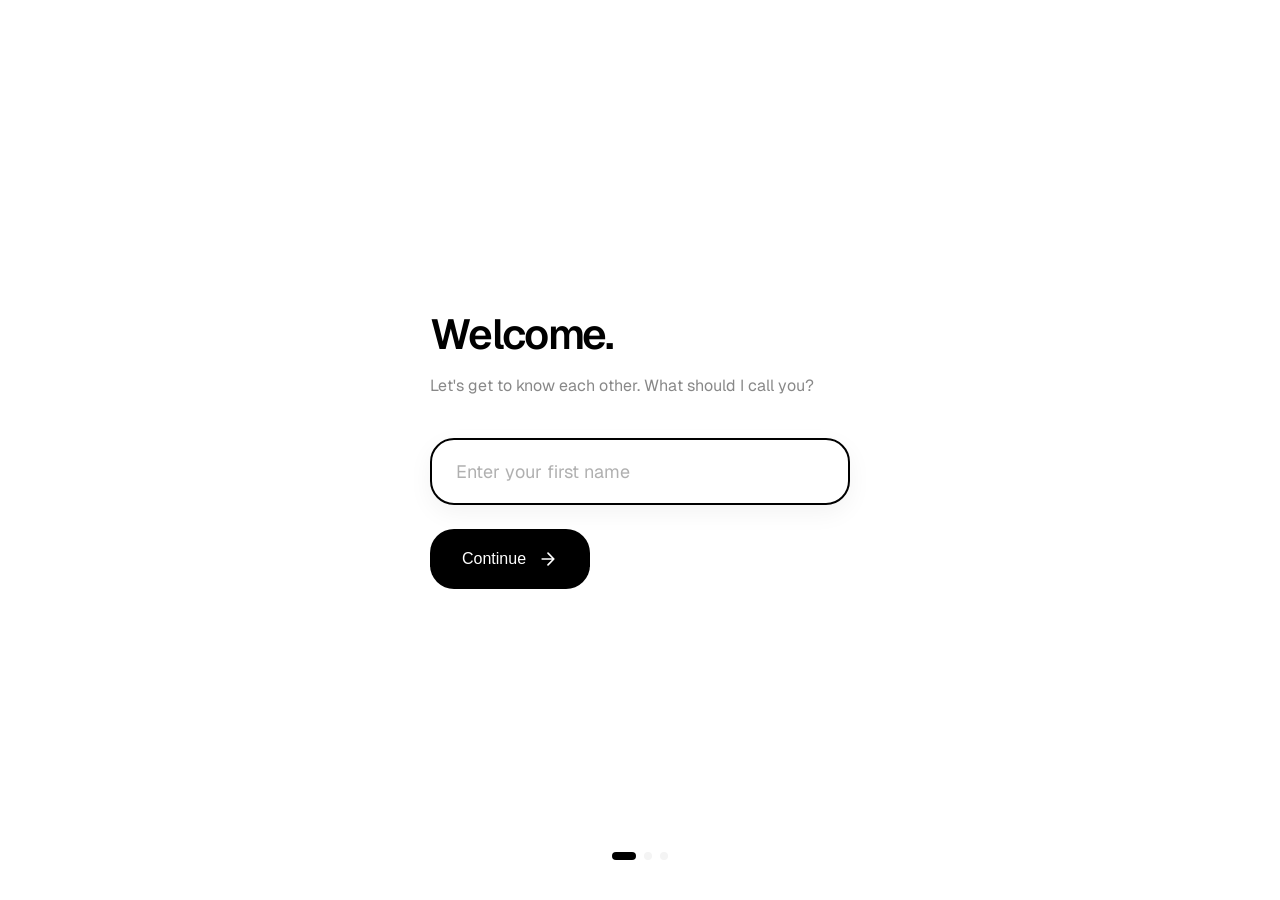
<file: onboarding.html>
<!DOCTYPE html>
<html lang="en">

<head>
    <meta charset="UTF-8">
    <meta name="viewport" content="width=device-width, initial-scale=1.0">
    <title>Onboarding | Oppie</title>
    <link rel="preconnect" href="https://fonts.googleapis.com">
    <link rel="preconnect" href="https://fonts.gstatic.com" crossorigin>
    <link href="https://fonts.googleapis.com/css2?family=Geist:wght@300;400;500;600&display=swap" rel="stylesheet">
    <style>
        :root {
            --bg: #ffffff;
            --fg: #000000;
            --gray: #888888;
            --light-gray: #f4f4f4;
            --bezier: cubic-bezier(0.22, 1, 0.36, 1);
        }

        * {
            box-sizing: border-box;
            margin: 0;
            padding: 0;
        }

        body {
            background-color: var(--bg);
            color: var(--fg);
            font-family: 'Geist', -apple-system, BlinkMacSystemFont, sans-serif;
            height: 100vh;
            display: flex;
            align-items: center;
            justify-content: center;
            overflow: hidden;
            -webkit-font-smoothing: antialiased;
        }

        /* Container that holds the sliding views */
        .onboarding-container {
            width: 100%;
            max-width: 500px;
            height: 400px;
            position: relative;
        }

        /* Individual Step Panels */
        .step {
            position: absolute;
            top: 0;
            left: 0;
            width: 100%;
            height: 100%;
            display: flex;
            flex-direction: column;
            justify-content: center;
            padding: 40px;
            opacity: 0;
            pointer-events: none;
            transform: translateX(40px) scale(0.98);
            transition: transform 0.8s var(--bezier), opacity 0.8s var(--bezier);
        }

        .step.active {
            opacity: 1;
            pointer-events: auto;
            transform: translateX(0) scale(1);
        }

        .step.exit-left {
            opacity: 0;
            transform: translateX(-40px) scale(0.98);
        }

        /* Typography */
        h1 {
            font-size: 42px;
            font-weight: 600;
            letter-spacing: -0.04em;
            line-height: 1.1;
            margin-bottom: 16px;
        }

        p {
            font-size: 16px;
            color: var(--gray);
            line-height: 1.5;
            margin-bottom: 40px;
        }

        /* Inputs */
        .input-group {
            position: relative;
            margin-bottom: 24px;
        }

        input {
            width: 100%;
            background: var(--light-gray);
            border: 2px solid transparent;
            border-radius: 24px;
            padding: 20px 24px;
            font-size: 18px;
            font-family: inherit;
            color: var(--fg);
            outline: none;
            transition: all 0.3s var(--bezier);
        }

        input:focus {
            background: var(--bg);
            border-color: var(--fg);
            box-shadow: 0 8px 24px rgba(0, 0, 0, 0.05);
        }

        input::placeholder {
            color: #b0b0b0;
        }

        /* Buttons */
        .btn {
            background: var(--fg);
            color: var(--bg);
            border: none;
            border-radius: 24px;
            padding: 20px 32px;
            font-size: 16px;
            font-weight: 500;
            cursor: pointer;
            display: flex;
            align-items: center;
            justify-content: center;
            gap: 12px;
            transition: transform 0.3s var(--bezier), background 0.3s;
            width: fit-content;
        }

        .btn:hover {
            transform: translateY(-2px);
            box-shadow: 0 12px 24px rgba(0, 0, 0, 0.15);
        }

        .btn:active {
            transform: translateY(2px) scale(0.98);
        }

        .btn-full {
            width: 100%;
        }

        .btn-outline {
            background: transparent;
            color: var(--fg);
            border: 2px solid var(--light-gray);
            margin-top: 12px;
        }

        .btn-outline:hover {
            border-color: var(--fg);
            box-shadow: none;
            transform: none;
        }

        /* Google Icon SVG */
        .icon {
            width: 20px;
            height: 20px;
            fill: currentColor;
        }

        /* Progress Dots */
        .progress {
            position: absolute;
            bottom: 40px;
            left: 50%;
            transform: translateX(-50%);
            display: flex;
            gap: 8px;
        }

        .dot {
            width: 8px;
            height: 8px;
            border-radius: 50%;
            background: var(--light-gray);
            transition: all 0.5s var(--bezier);
        }

        .dot.active {
            background: var(--fg);
            width: 24px;
            border-radius: 4px;
        }

        /* Loader */
        .spinner {
            width: 40px;
            height: 40px;
            border: 3px solid var(--light-gray);
            border-top-color: var(--fg);
            border-radius: 50%;
            animation: spin 1s linear infinite;
            margin-top: 24px;
        }

        @keyframes spin {
            to {
                transform: rotate(360deg);
            }
        }
    </style>
</head>

<body>

    <div class="onboarding-container">

        <div class="step active" id="step-1">
            <h1>Welcome.</h1>
            <p>Let's get to know each other. What should I call you?</p>

            <div class="input-group">
                <input type="text" id="user-name" placeholder="Enter your first name" autocomplete="off"
                    spellcheck="false" />
            </div>

            <button class="btn" id="btn-next-1">
                Continue
                <svg class="icon" viewBox="0 0 24 24">
                    <path d="M5 12h14M12 5l7 7-7 7" stroke="currentColor" stroke-width="2" stroke-linecap="round"
                        stroke-linejoin="round" fill="none" />
                </svg>
            </button>
        </div>

        <div class="step" id="step-2">
            <h1>Workspace.</h1>
            <p>To act autonomously, I need access to your Google Calendar, Mail, and Drive.</p>

            <button class="btn btn-full" id="btn-google">
                <svg class="icon" viewBox="0 0 24 24">
                    <path
                        d="M22.56 12.25c0-.78-.07-1.53-.2-2.25H12v4.26h5.92c-.26 1.37-1.04 2.53-2.21 3.31v2.77h3.57c2.08-1.92 3.28-4.74 3.28-8.09z"
                        fill="currentColor" />
                    <path
                        d="M12 23c2.97 0 5.46-.98 7.28-2.66l-3.57-2.77c-.98.66-2.23 1.06-3.71 1.06-2.86 0-5.29-1.93-6.16-4.53H2.18v2.84C3.99 20.53 7.7 23 12 23z"
                        fill="currentColor" />
                    <path
                        d="M5.84 14.09c-.22-.66-.35-1.36-.35-2.09s.13-1.43.35-2.09V7.06H2.18C1.43 8.55 1 10.22 1 12s.43 3.45 1.18 4.94l2.85-2.22.81-.63z"
                        fill="currentColor" />
                    <path
                        d="M12 5.38c1.62 0 3.06.56 4.21 1.64l3.15-3.15C17.45 2.09 14.97 1 12 1 7.7 1 3.99 3.47 2.18 7.06l3.66 2.84c.87-2.6 3.3-4.52 6.16-4.52z"
                        fill="currentColor" />
                </svg>
                Connect Google Account
            </button>
            <button class="btn btn-full btn-outline" id="btn-skip">Skip for now</button>
        </div>

        <div class="step" id="step-3">
            <h1 id="final-greeting">All set.</h1>
            <p>Configuring your autonomous agent...</p>
            <div class="spinner"></div>
        </div>

    </div>

    <div class="progress" id="progress-dots">
        <div class="dot active"></div>
        <div class="dot"></div>
        <div class="dot"></div>
    </div>

    <script>
        document.addEventListener('DOMContentLoaded', () => {
            const nameInput = document.getElementById('user-name');
            const btnNext1 = document.getElementById('btn-next-1');
            const btnGoogle = document.getElementById('btn-google');
            const btnSkip = document.getElementById('btn-skip');
            const finalGreeting = document.getElementById('final-greeting');

            const steps = document.querySelectorAll('.step');
            const dots = document.querySelectorAll('.dot');

            let currentStep = 0;
            let userName = "";

            // Transition logic
            function goToStep(index) {
                if (index < 0 || index >= steps.length) return;

                // Old step exits left
                steps[currentStep].classList.remove('active');
                steps[currentStep].classList.add('exit-left');
                dots[currentStep].classList.remove('active');

                currentStep = index;

                // New step enters from right
                steps[currentStep].classList.remove('exit-left');
                steps[currentStep].classList.add('active');
                dots[currentStep].classList.add('active');
            }

            // Step 1 -> Step 2
            btnNext1.addEventListener('click', () => {
                userName = nameInput.value.trim() || "there";
                goToStep(1);
            });

            // Enter key support for input
            nameInput.addEventListener('keypress', (e) => {
                if (e.key === 'Enter') {
                    btnNext1.click();
                }
            });

            // Step 2 -> Step 3 (Simulate OAuth flow)
            function finishOnboarding(authSuccess) {
                finalGreeting.textContent = `All set, ${userName}.`;
                goToStep(2);

                // Simulate saving state and redirecting
                setTimeout(() => {
                    // Replace this with actual window.location redirect logic
                    console.log(`Setup complete. User: ${userName}, Google Auth: ${authSuccess}`);
                }, 2000);
            }

            btnGoogle.addEventListener('click', () => {
                const originalText = btnGoogle.innerHTML;
                btnGoogle.innerHTML = 'Connecting...';
                btnGoogle.style.opacity = '0.7';

                // Simulate OAuth delay
                setTimeout(() => {
                    finishOnboarding(true);
                }, 800);
            });

            btnSkip.addEventListener('click', () => {
                finishOnboarding(false);
            });

            // Auto-focus input on load
            setTimeout(() => nameInput.focus(), 500);
        });
    </script>
</body>

</html>
</file>
